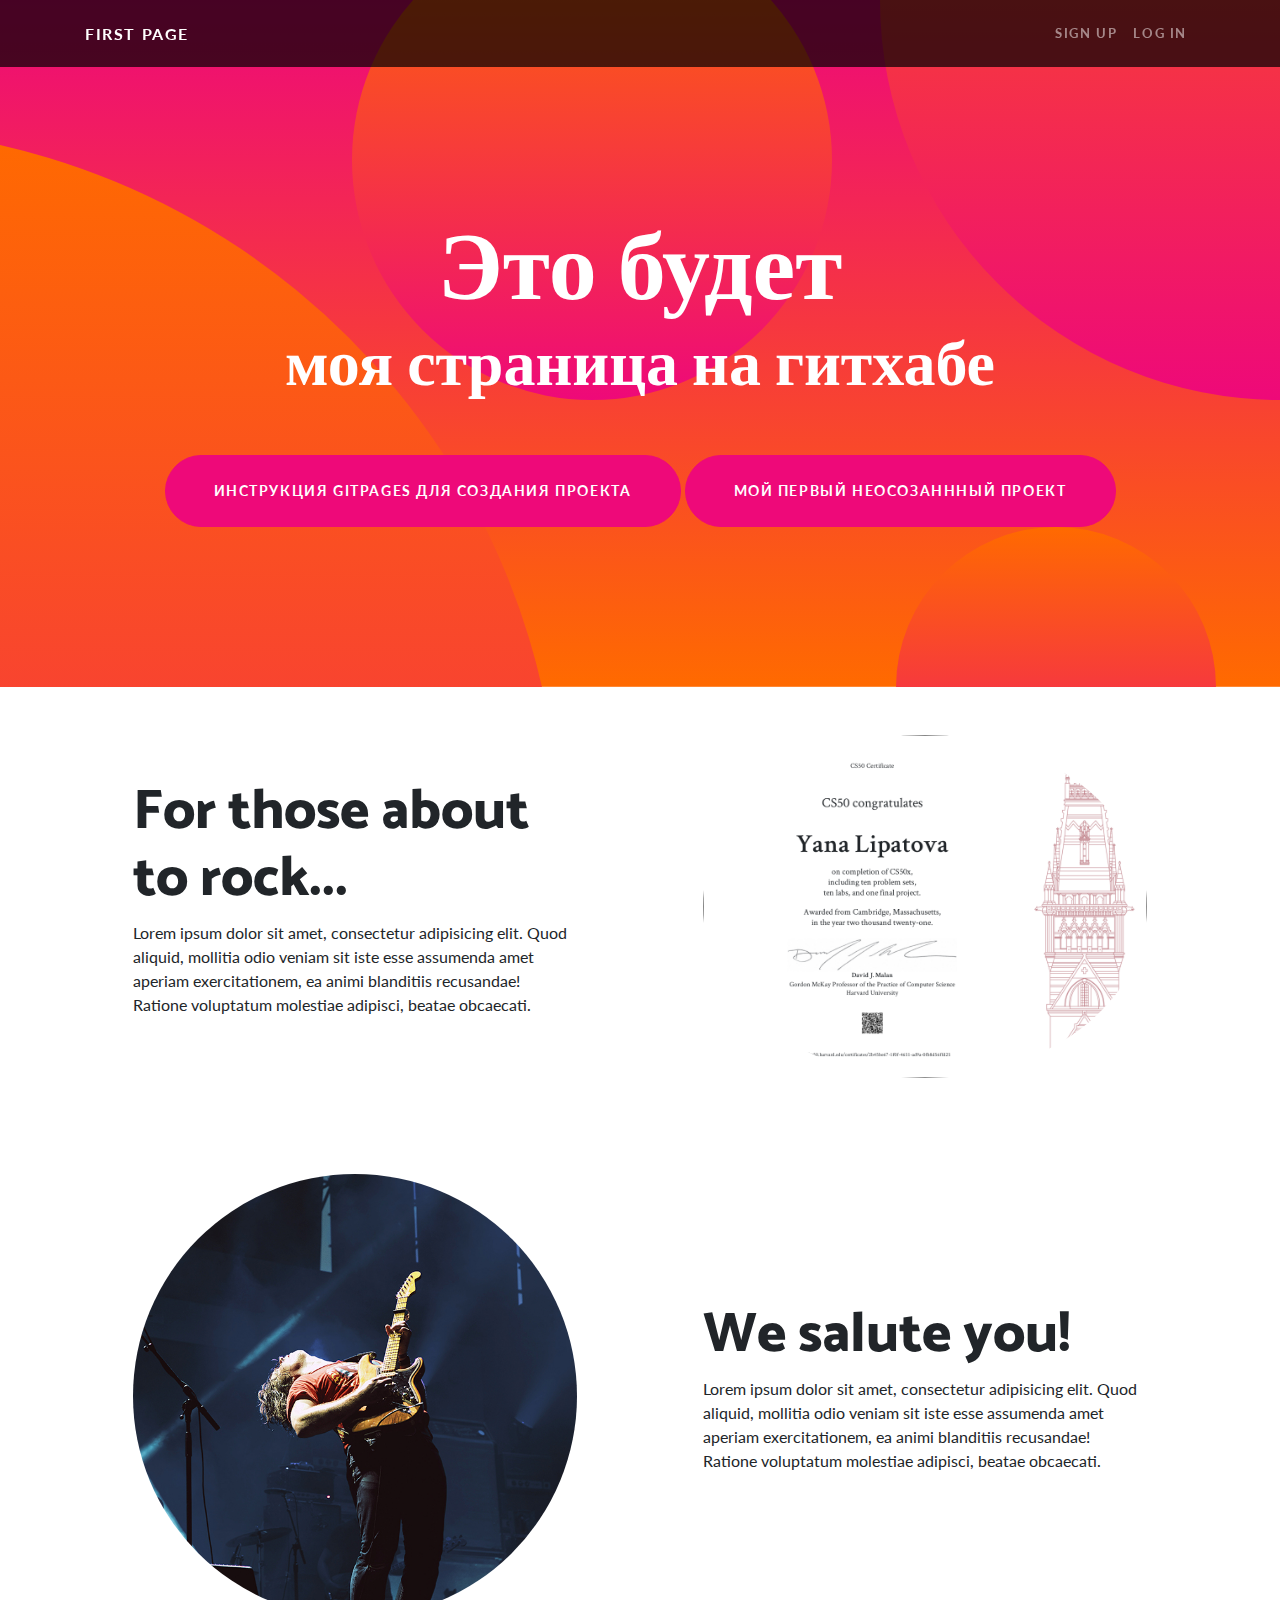
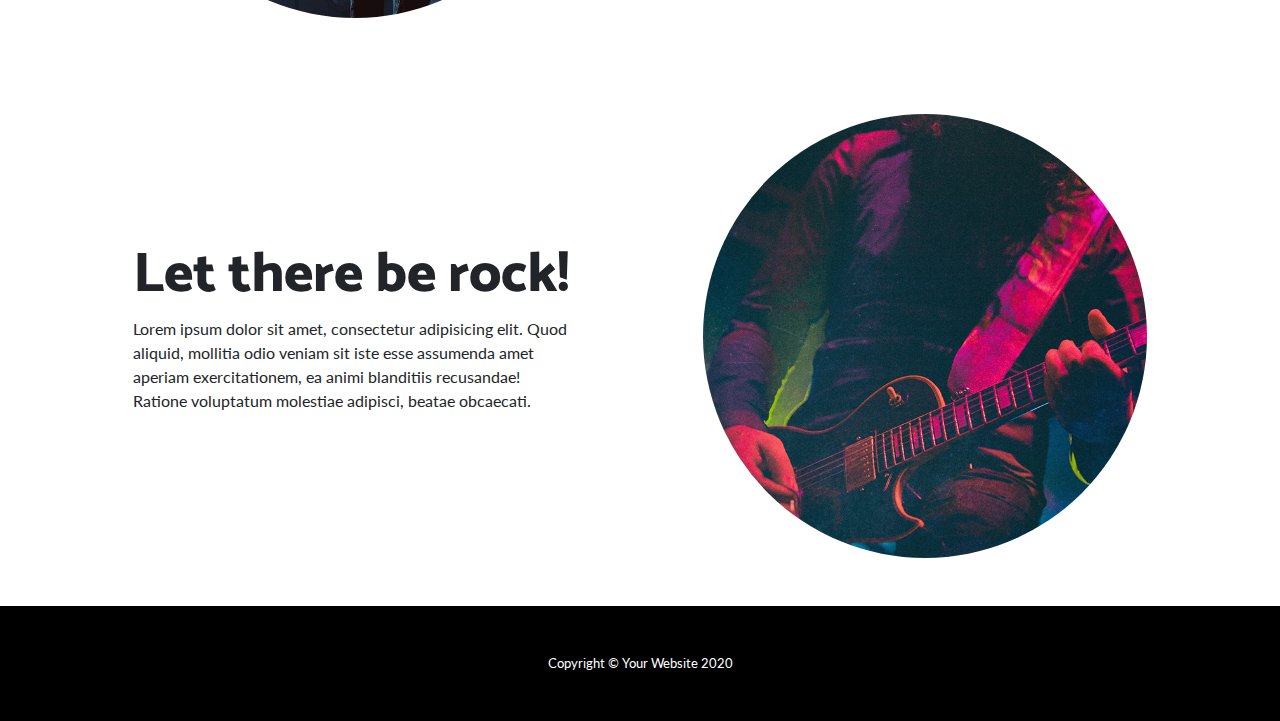
<file: old/index.html>
<!DOCTYPE html>
<html lang="en">

<head>

  <meta charset="utf-8">
  <meta name="viewport" content="width=device-width, initial-scale=1, shrink-to-fit=no">
  <meta name="description" content="">
  <meta name="author" content="">

  <title>IlyanaGitHubPage</title>

  <!-- Bootstrap core CSS -->
  <link href="vendor/bootstrap/css/bootstrap.min.css" rel="stylesheet">

  <!-- Custom fonts for this template -->
  <link href="https://fonts.googleapis.com/css?family=Catamaran:100,200,300,400,500,600,700,800,900" rel="stylesheet">
  <link href="https://fonts.googleapis.com/css?family=Lato:100,100i,300,300i,400,400i,700,700i,900,900i" rel="stylesheet">

  <!-- Custom styles for this template -->
  <link href="css/one-page-wonder.min.css" rel="stylesheet">

  <!-- иконки текст из генератора -->
  <link rel="apple-touch-icon" sizes="180x180" href="img/favico/apple-touch-icon.png">
  <link rel="icon" type="image/png" sizes="32x32" href="img/favico/favicon-32x32.png">
  <link rel="icon" type="image/png" sizes="16x16" href="img/favico/favicon-16x16.png">
  <link rel="manifest" href="img/favico/site.webmanifest">
  <!-- конец иконки текст из генератора -->

</head>

<body>

  <!-- Navigation -->
  <nav class="navbar navbar-expand-lg navbar-dark navbar-custom fixed-top">
    <div class="container">
      <a class="navbar-brand" href="first_page.html">First page</a>
      <button class="navbar-toggler" type="button" data-toggle="collapse" data-target="#navbarResponsive" aria-controls="navbarResponsive" aria-expanded="false" aria-label="Toggle navigation">
        <span class="navbar-toggler-icon"></span>
      </button>
      <div class="collapse navbar-collapse" id="navbarResponsive">
        <ul class="navbar-nav ml-auto">
          <li class="nav-item">
            <a class="nav-link" href="#">Sign Up</a>
          </li>
          <li class="nav-item">
            <a class="nav-link" href="#">Log In</a>
          </li>
        </ul>
      </div>
    </div>
  </nav>

  <header class="masthead text-center text-white">
    <div class="masthead-content">
      <div class="container">
        <h1 class="masthead-heading mb-0">Это будет</h1>
        <h2 class="masthead-subheading mb-0">моя страница на гитхабе</h2>
        <a href="https://pages.github.com" class="btn btn-primary btn-xl rounded-pill mt-5">инструкция GitPages для создания проекта</a>
        <a href="https://ilyanailyana.github.io/startbootstrap-one-page-wonder" class="btn btn-primary btn-xl rounded-pill mt-5">мой первый неосозаннный проект</a>

      </div>
    </div>
    <div class="bg-circle-1 bg-circle"></div>
    <div class="bg-circle-2 bg-circle"></div>
    <div class="bg-circle-3 bg-circle"></div>
    <div class="bg-circle-4 bg-circle"></div>
  </header>

  <section>
    <div class="container">
      <div class="row align-items-center">
        <div class="col-lg-6 order-lg-2">
          <div class="p-5">
            <img class="img-fluid rounded-circle" src="img/CS50x.png" alt="">
          </div>
        </div>
        <div class="col-lg-6 order-lg-1">
          <div class="p-5">
            <h2 class="display-4">For those about to rock...</h2>
            <p>Lorem ipsum dolor sit amet, consectetur adipisicing elit. Quod aliquid, mollitia odio veniam sit iste esse assumenda amet aperiam exercitationem, ea animi blanditiis recusandae! Ratione voluptatum molestiae adipisci, beatae obcaecati.</p>
          </div>
        </div>
      </div>
    </div>
  </section>

  <section>
    <div class="container">
      <div class="row align-items-center">
        <div class="col-lg-6">
          <div class="p-5">
            <img class="img-fluid rounded-circle" src="img/02.jpg" alt="">
          </div>
        </div>
        <div class="col-lg-6">
          <div class="p-5">
            <h2 class="display-4">We salute you!</h2>
            <p>Lorem ipsum dolor sit amet, consectetur adipisicing elit. Quod aliquid, mollitia odio veniam sit iste esse assumenda amet aperiam exercitationem, ea animi blanditiis recusandae! Ratione voluptatum molestiae adipisci, beatae obcaecati.</p>
          </div>
        </div>
      </div>
    </div>
  </section>

  <section>
    <div class="container">
      <div class="row align-items-center">
        <div class="col-lg-6 order-lg-2">
          <div class="p-5">
            <img class="img-fluid rounded-circle" src="img/03.jpg" alt="">
          </div>
        </div>
        <div class="col-lg-6 order-lg-1">
          <div class="p-5">
            <h2 class="display-4">Let there be rock!</h2>
            <p>Lorem ipsum dolor sit amet, consectetur adipisicing elit. Quod aliquid, mollitia odio veniam sit iste esse assumenda amet aperiam exercitationem, ea animi blanditiis recusandae! Ratione voluptatum molestiae adipisci, beatae obcaecati.</p>
          </div>
        </div>
      </div>
    </div>
  </section>

  <!-- Footer -->
  <footer class="py-5 bg-black">
    <div class="container">
      <p class="m-0 text-center text-white small">Copyright &copy; Your Website 2020</p>
    </div>
    <!-- /.container -->
  </footer>

  <!-- Bootstrap core JavaScript -->
  <script src="vendor/jquery/jquery.min.js"></script>
  <script src="vendor/bootstrap/js/bootstrap.bundle.min.js"></script>

</body>

</html>
</file>
<file: old/css/one-page-wonder.min.css>
/*!
 * Start Bootstrap - One Page Wonder v5.0.8 (https://startbootstrap.com/template-overviews/one-page-wonder)
 * Copyright 2013-2020 Start Bootstrap
 * Licensed under MIT (https://github.com/StartBootstrap/startbootstrap-one-page-wonder/blob/master/LICENSE)
 */body{font-family:Lato}h1,h2,h3,h4,h5,h6{font-family:Catamaran;font-weight:800!important}.btn-xl{text-transform:uppercase;padding:1.5rem 3rem;font-size:.9rem;font-weight:700;letter-spacing:.1rem}.bg-black{background-color:#000!important}.rounded-pill{border-radius:5rem}.navbar-custom{padding-top:1rem;padding-bottom:1rem;background-color:rgba(0,0,0,.7)}.navbar-custom .navbar-brand{text-transform:uppercase;font-size:1rem;letter-spacing:.1rem;font-weight:700}.navbar-custom .navbar-nav .nav-item .nav-link{text-transform:uppercase;font-size:.8rem;font-weight:700;letter-spacing:.1rem}header.masthead{position:relative;overflow:hidden;padding-top:calc(7rem + 72px);padding-bottom:7rem;background:linear-gradient(0deg,#ff6a00 0,#ee0979 100%);background-repeat:no-repeat;background-position:center center;background-attachment:scroll;background-size:cover}header.masthead .masthead-content{z-index:1;position:relative}header.masthead .masthead-content .masthead-heading{font-size:4rem}header.masthead .masthead-content .masthead-subheading{font-size:2rem}header.masthead .bg-circle{z-index:0;position:absolute;border-radius:100%;background:linear-gradient(0deg,#ee0979 0,#ff6a00 100%)}header.masthead .bg-circle-1{height:90rem;width:90rem;bottom:-55rem;left:-55rem}header.masthead .bg-circle-2{height:50rem;width:50rem;top:-25rem;right:-25rem}header.masthead .bg-circle-3{height:20rem;width:20rem;bottom:-10rem;right:5%}header.masthead .bg-circle-4{height:30rem;width:30rem;top:-5rem;right:35%}@media (min-width:992px){header.masthead{padding-top:calc(10rem + 55px);padding-bottom:10rem}header.masthead .masthead-content .masthead-heading{font-size:6rem}header.masthead .masthead-content .masthead-subheading{font-size:4rem}}.bg-primary{background-color:#ee0979!important}.btn-primary{background-color:#ee0979;border-color:#ee0979}.btn-primary:active,.btn-primary:focus,.btn-primary:hover{background-color:#bd0760!important;border-color:#bd0760!important}.btn-primary:focus{box-shadow:0 0 0 .2rem rgba(238,9,121,.5)}.btn-secondary{background-color:#ff6a00;border-color:#ff6a00}.btn-secondary:active,.btn-secondary:focus,.btn-secondary:hover{background-color:#c50!important;border-color:#c50!important}.btn-secondary:focus{box-shadow:0 0 0 .2rem rgba(255,106,0,.5)}
</file>
